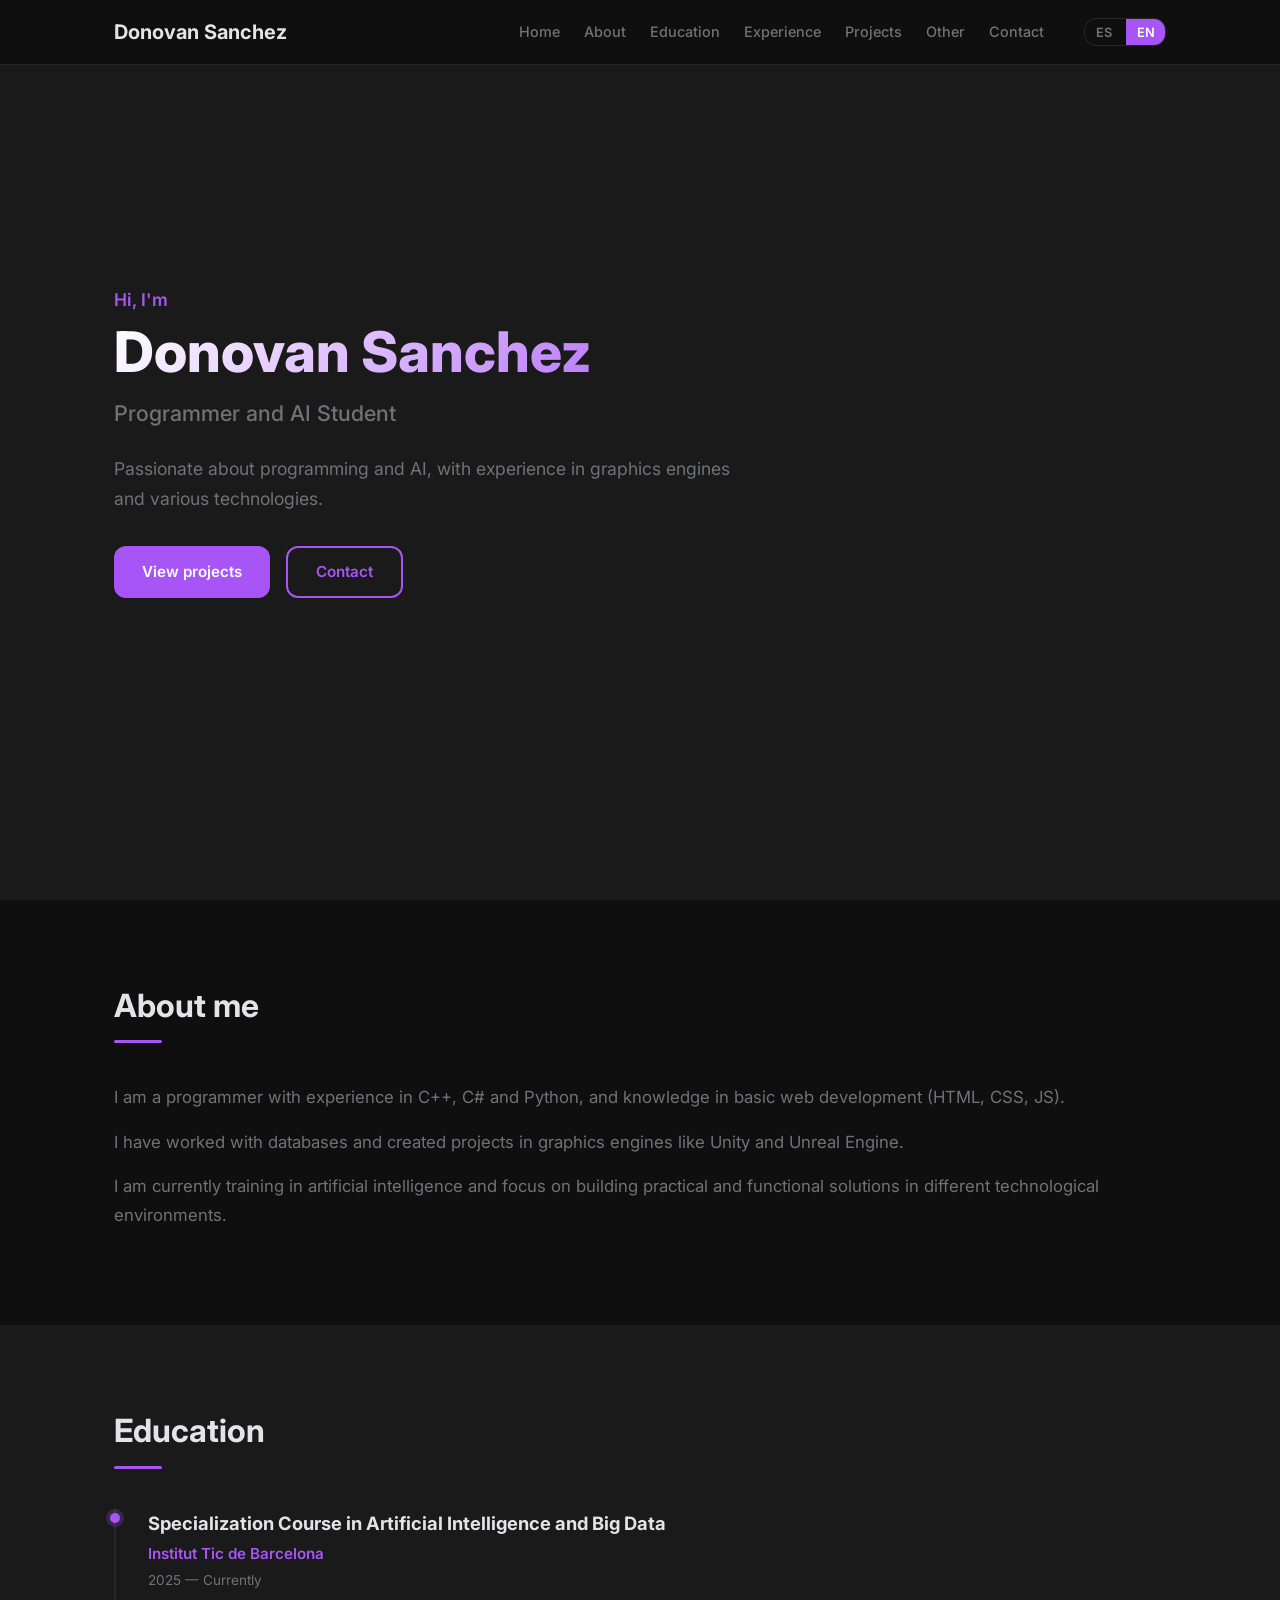
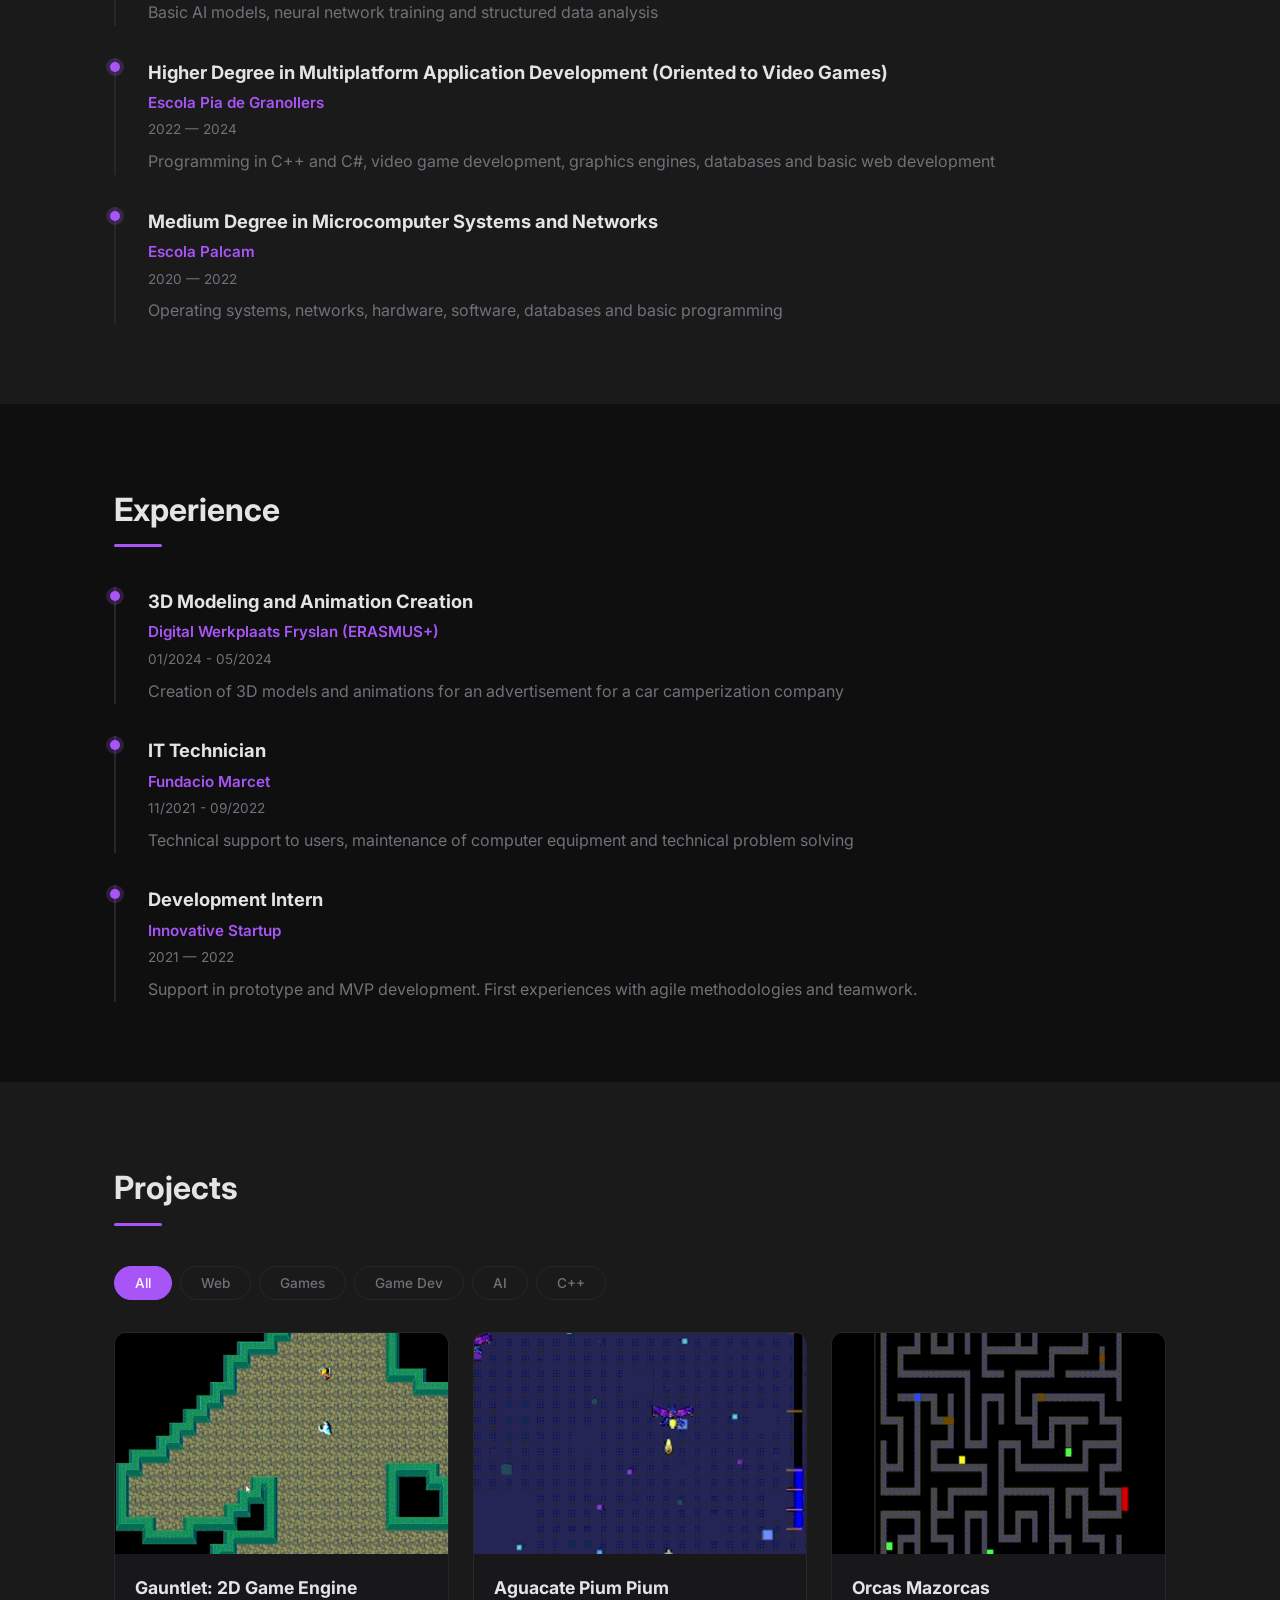
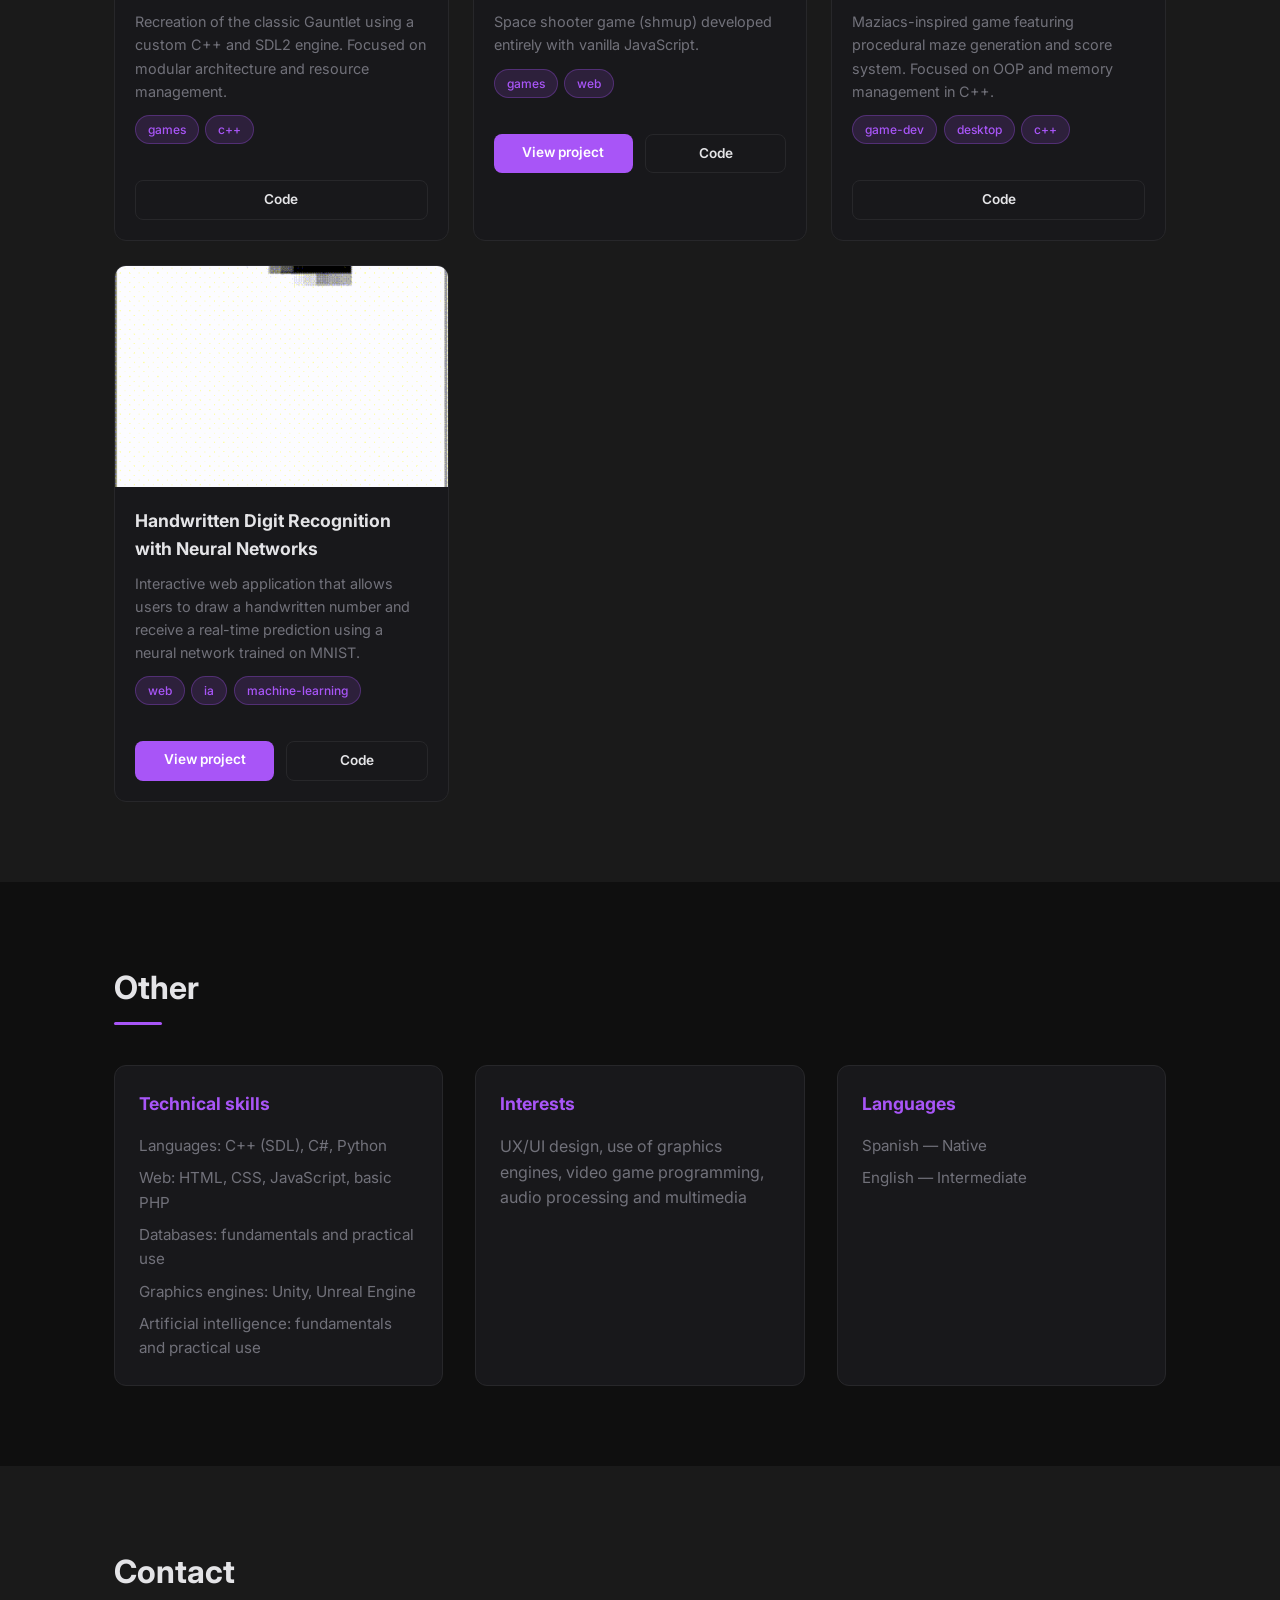
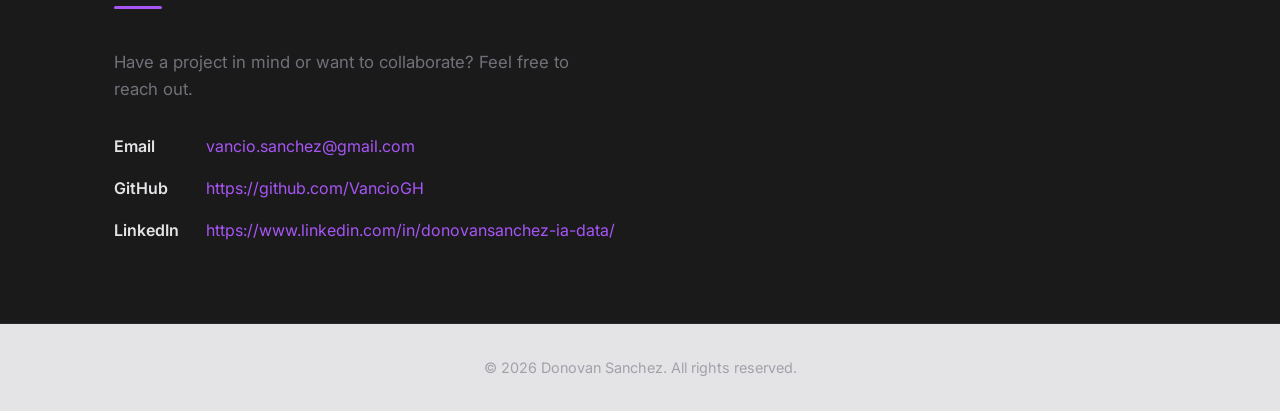
<file: index.html>
<!DOCTYPE html>
<html lang="es">

<head>
  <meta charset="UTF-8">
  <meta name="viewport" content="width=device-width, initial-scale=1.0">
  <title>Portfolio — Donovan Sanchez</title>
  <meta name="description" content="Portfolio personal — Desarrollador Web Full Stack">
  <link rel="preconnect" href="https://fonts.googleapis.com">
  <link rel="preconnect" href="https://fonts.gstatic.com" crossorigin>
  <link href="https://fonts.googleapis.com/css2?family=Inter:wght@400;500;600;700;800&display=swap" rel="stylesheet">
  <link rel="stylesheet" href="css/styles.css">
</head>

<body>

  <!-- Header -->
  <header class="header">
    <div class="container">
      <a href="#inicio" class="logo" data-i18n="hero.name">Donovan Sanchez</a>
      <button class="menu-toggle" aria-label="Menu">
        <span></span>
      </button>
      <nav>
        <ul class="nav-links">
          <li><a href="#inicio" data-i18n="nav.inicio">Inicio</a></li>
          <li><a href="#info" data-i18n="nav.info">Sobre mí</a></li>
          <li><a href="#estudios" data-i18n="nav.estudios">Estudios</a></li>
          <li><a href="#experiencia" data-i18n="nav.experiencia">Experiencia</a></li>
          <li><a href="#proyectos" data-i18n="nav.proyectos">Proyectos</a></li>
          <li><a href="#otros" data-i18n="nav.otros">Otros</a></li>
          <li><a href="#contacto" data-i18n="nav.contacto">Contacto</a></li>
          <li>
            <div class="lang-switch">
              <button class="lang-btn active" data-lang="es">ES</button>
              <button class="lang-btn" data-lang="en">EN</button>
            </div>
          </li>
        </ul>
      </nav>
    </div>
  </header>

  <!-- Hero / Inicio -->
  <section id="inicio" class="hero">
    <div class="container">
      <div class="hero-content">
        <p class="hero-greeting" data-i18n="hero.greeting">Hola, soy</p>
        <h1 class="hero-name" data-i18n="hero.name">Donovan Sanchez</h1>
        <p class="hero-role" data-i18n="hero.role">Programador y Estudiante de IA</p>
        <p class="hero-description" data-i18n="hero.description">Apasionado de la programación y la IA, con experiencia
          en motores gráficos y distintas tecnologías.</p>
        <div class="hero-buttons">
          <a href="#proyectos" class="btn btn-primary" data-i18n="hero.cta">Ver proyectos</a>
          <a href="#contacto" class="btn btn-secondary" data-i18n="hero.contact">Contactar</a>
        </div>
      </div>
    </div>
  </section>

  <!-- Sobre mí -->
  <section id="info">
    <div class="container">
      <h2 class="section-title" data-i18n="info.title">Sobre mí</h2>
      <div class="info-content">
        <p data-i18n="info.p1">Soy programador con experiencia en C++, C# y Python, y conocimientos en desarrollo web
          básico (HTML, CSS, JS).</p>
        <p data-i18n="info.p2">He trabajado con bases de datos y he creado proyectos en motores gráficos como Unity y
          Unreal Engine.</p>
        <p data-i18n="info.p3">Actualmente me estoy formando en inteligencia artificial y me centro en construir
          soluciones prácticas y funcionales en diferentes entornos tecnológicos.</p>
      </div>
    </div>
  </section>

  <!-- Estudios -->
  <section id="estudios">
    <div class="container">
      <h2 class="section-title" data-i18n="estudios.title">Estudios</h2>
      <div class="timeline">
        <div class="timeline-item">
          <h3 class="timeline-title" data-i18n="estudios.degree1">Curso de Especializacion en Inteligencia Artificial y
            Big Data</h3>
          <p class="timeline-subtitle" data-i18n="estudios.school1">Institut Tic de Barcelona</p>
          <p class="timeline-date" data-i18n="estudios.date1">2025 — Actualmente</p>
          <p class="timeline-desc" data-i18n="estudios.desc1">Modelos basicos de IA, entrenamiento de redes neuronales y
            analisis de datos estructurados</p>
        </div>
        <div class="timeline-item">
          <h3 class="timeline-title" data-i18n="estudios.degree2">CFGS en Desarrollo de Aplicaciones Multiplataforma
            (Orientado a Videojuegos)</h3>
          <p class="timeline-subtitle" data-i18n="estudios.school2">Escola Pia de Granollers</p>
          <p class="timeline-date" data-i18n="estudios.date2">2022 — 2024</p>
          <p class="timeline-desc" data-i18n="estudios.desc2">Programacion en C++ y C#, desarrollo de videojuegos,
            motores graficos, bases de datos y desarrollo web basico</p>
        </div>
        <div class="timeline-item">
          <h3 class="timeline-title" data-i18n="estudios.degree3">CFGM en Sistemas Microinformaticos y Redes</h3>
          <p class="timeline-subtitle" data-i18n="estudios.school3">Escola Palcam</p>
          <p class="timeline-date" data-i18n="estudios.date3">2020 — 2022</p>
          <p class="timeline-desc" data-i18n="estudios.desc3">Sistemas operativos, redes, hardware, software, bases de
            datos y programacion basica</p>
        </div>
      </div>
    </div>
  </section>

  <!-- Experiencia -->
  <section id="experiencia">
    <div class="container">
      <h2 class="section-title" data-i18n="experiencia.title">Experiencia</h2>
      <div class="timeline">
        <div class="timeline-item">
          <h3 class="timeline-title" data-i18n="experiencia.role1">Creacion de Modelos y Animacion 3D</h3>
          <p class="timeline-subtitle" data-i18n="experiencia.company1">Digital Werkplaats Fryslan (ERASMUS+)</p>
          <p class="timeline-date" data-i18n="experiencia.date1">01/2024 - 05/2024</p>
          <p class="timeline-desc" data-i18n="experiencia.desc1">Creacion de modelos 3D y animaciones para un anuncio
            para una empresa de camperizacion de coches</p>
        </div>
        <div class="timeline-item">
          <h3 class="timeline-title" data-i18n="experiencia.role2">Tecnico Informatico</h3>
          <p class="timeline-subtitle" data-i18n="experiencia.company2">Fundacio Marcet</p>
          <p class="timeline-date" data-i18n="experiencia.date2">11/2021 - 09/2022</p>
          <p class="timeline-desc" data-i18n="experiencia.desc2">Soporte tecnico a usuarios, mantenimiento de equipos
            informaticos y resolucion de problemas tecnicos</p>
        </div>
        <div class="timeline-item">
          <h3 class="timeline-title" data-i18n="experiencia.role3">Becario de Desarrollo</h3>
          <p class="timeline-subtitle" data-i18n="experiencia.company3">Startup Innovadora</p>
          <p class="timeline-date" data-i18n="experiencia.date3">2021 — 2022</p>
          <p class="timeline-desc" data-i18n="experiencia.desc3">Apoyo en el desarrollo de prototipos y MVPs. Primeras
            experiencias con metodologías ágiles y trabajo en equipo.</p>
        </div>
      </div>
    </div>
  </section>

  <!-- Proyectos -->
  <section id="proyectos">
    <div class="container">
      <h2 class="section-title" data-i18n="proyectos.title">Proyectos</h2>
      <div class="filters">
        <button class="filter-btn active" data-filter="all" data-i18n="proyectos.filter.all">Todos</button>
        <button class="filter-btn" data-filter="web" data-i18n="proyectos.filter.web">Web</button>
        <button class="filter-btn" data-filter="games" data-i18n="proyectos.filter.games">Juegos</button>
        <button class="filter-btn" data-filter="game-dev" data-i18n="proyectos.filter.game-dev">Game Dev</button>
        <button class="filter-btn" data-filter="ia" data-i18n="proyectos.filter.ia">IA</button>
        <button class="filter-btn" data-filter="c++" data-i18n="proyectos.filter.cplusplus">C++</button>
      </div>
      <div id="projects-grid"></div>
    </div>
  </section>

  <!-- Otros -->
  <section id="otros">
    <div class="container">
      <h2 class="section-title" data-i18n="otros.title">Otros</h2>
      <div class="otros-grid">
        <div class="otros-card">
          <h3 data-i18n="otros.skills.title">Habilidades técnicas</h3>
          <ul>
            <li data-i18n="otros.skills.lenguajes">Lenguajes: C++ (SDL), C#, Python</li>
            <li data-i18n="otros.skills.web">Web: HTML, CSS, JavaScript, PHP básico</li>
            <li data-i18n="otros.skills.db">Bases de datos: fundamentos y uso práctico</li>
            <li data-i18n="otros.skills.motores">Motores gráficos: Unity, Unreal Engine</li>
            <li data-i18n="otros.skills.ia">Inteligencia artificial: fundamentos y uso práctico</li>
          </ul>
        </div>
        <div class="otros-card">
          <h3 data-i18n="otros.interests.title">Intereses</h3>
          <p data-i18n="otros.interests.p">Diseño UX/UI, uso de motores graficos, programacion de videojuegos,
            procesamiento de audio y multimedia</p>
        </div>
        <div class="otros-card">
          <h3 data-i18n="otros.languages.title">Idiomas</h3>
          <ul>
            <li data-i18n="otros.languages.es">Español — Nativo</li>
            <li data-i18n="otros.languages.en">Inglés — Intermedio</li>
          </ul>
        </div>
      </div>
    </div>
  </section>

  <!-- Contacto -->
  <section id="contacto">
    <div class="container">
      <h2 class="section-title" data-i18n="contacto.title">Contacto</h2>
      <p class="contact-text" data-i18n="contacto.text">¿Tienes un proyecto en mente o quieres colaborar? No dudes en
        contactarme.</p>
      <div class="contact-links">
        <div class="contact-item">
          <span class="label" data-i18n="contacto.email.label">Email</span>
          <a href="mailto:tu@email.com">vancio.sanchez@gmail.com</a>
        </div>
        <div class="contact-item">
          <span class="label" data-i18n="contacto.github.label">GitHub</span>
          <a href="https://github.com/username" target="_blank"
            rel="noopener noreferrer">https://github.com/VancioGH</a>
        </div>
        <div class="contact-item">
          <span class="label" data-i18n="contacto.linkedin.label">LinkedIn</span>
          <a href="https://linkedin.com/in/username" target="_blank"
            rel="noopener noreferrer">https://www.linkedin.com/in/donovansanchez-ia-data/</a>
        </div>
      </div>
    </div>
  </section>

  <!-- Footer -->
  <footer class="footer">
    <div class="container">
      <p>&copy; 2026 <span data-i18n="hero.name">Tu Nombre</span>. <span data-i18n="footer.rights">Todos los derechos
          reservados.</span></p>
    </div>
  </footer>

  <script src="js/i18n.js"></script>
  <script src="js/projects.js"></script>
  <script src="js/main.js"></script>
</body>

</html>
</file>
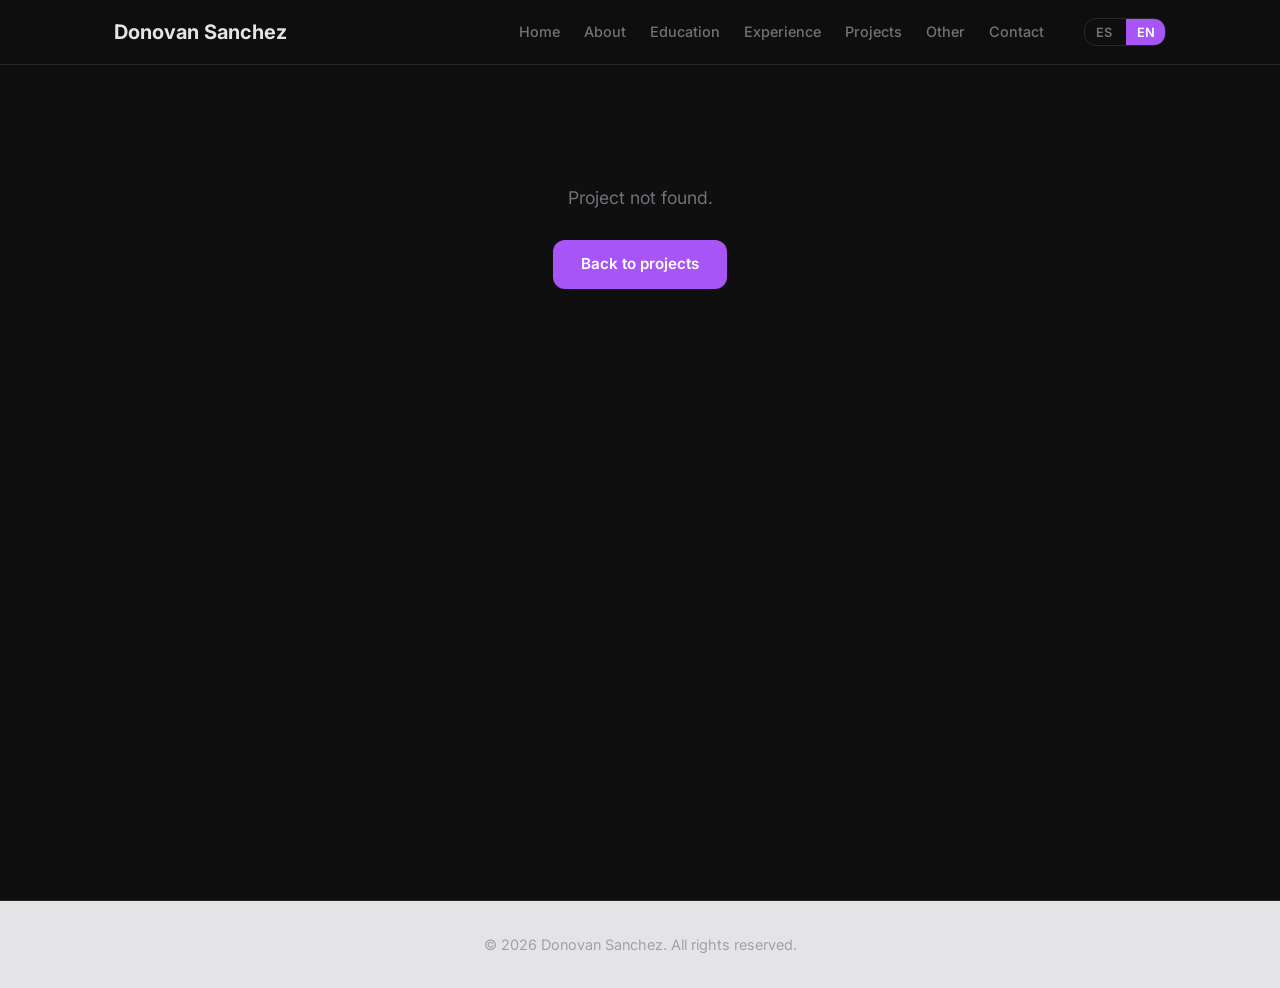
<file: project.html>
<!DOCTYPE html>
<html lang="es">
<head>
  <meta charset="UTF-8">
  <meta name="viewport" content="width=device-width, initial-scale=1.0">
  <title>Proyecto — Portfolio</title>
  <link rel="preconnect" href="https://fonts.googleapis.com">
  <link rel="preconnect" href="https://fonts.gstatic.com" crossorigin>
  <link href="https://fonts.googleapis.com/css2?family=Inter:wght@400;500;600;700;800&display=swap" rel="stylesheet">
  <link rel="stylesheet" href="css/styles.css">
  <style>
    .project-detail {
      min-height: 100vh;
      padding-top: 120px;
      padding-bottom: 5rem;
    }

    .back-link {
      display: inline-flex;
      align-items: center;
      gap: 0.5rem;
      font-weight: 600;
      margin-bottom: 2rem;
      color: var(--color-text-light);
    }

    .back-link:hover {
      color: var(--color-accent);
    }

    .back-link svg {
      width: 20px;
      height: 20px;
    }

    .detail-header {
      margin-bottom: 2.5rem;
    }

    .detail-title {
      font-size: 2.5rem;
      font-weight: 800;
      margin-bottom: 1rem;
      line-height: 1.2;
    }

    .detail-categories {
      display: flex;
      flex-wrap: wrap;
      gap: 0.5rem;
      margin-bottom: 1.5rem;
    }

    .detail-categories .tag {
      font-size: 0.85rem;
      padding: 0.3rem 0.8rem;
    }

    .detail-image {
      width: 450px;
      height: 450px;
      border-radius: var(--radius);
      overflow: hidden;
      background: var(--color-bg-alt);
      border: 1px solid var(--color-border);
      flex-shrink: 0;
    }

    .detail-image img {
      width: 100%;
      height: 100%;
      object-fit: cover;
    }

    .detail-body {
      display: flex;
      gap: 2rem;
      align-items: flex-start;
      margin-bottom: 1.5rem;
    }

    .detail-description h2 {
      font-size: 1.3rem;
      margin-bottom: 1rem;
    }

    .detail-description p {
      color: var(--color-text-light);
      line-height: 1.8;
      font-size: 1.05rem;
    }

    .detail-sidebar {
      margin-top: 2rem;
    }

    .detail-sidebar h3 {
      font-size: 1rem;
      font-weight: 700;
      margin-bottom: 1rem;
      color: var(--color-text);
    }

    .tech-list {
      list-style: none;
      display: flex;
      flex-wrap: wrap;
      gap: 0.5rem;
      margin-bottom: 1.5rem;
    }

    .tech-list li {
      background: var(--color-bg);
      border: 1px solid var(--color-border);
      padding: 0.35rem 0.75rem;
      border-radius: 100px;
      font-size: 0.85rem;
      color: var(--color-text-light);
      font-weight: 500;
    }

    .detail-actions {
      display: flex;
      gap: 0.75rem;
    }

    .detail-actions .btn {
      flex: 1;
      justify-content: center;
      text-align: center;
    }

    @media (max-width: 900px) {
      .detail-body {
        flex-direction: column;
      }

      .detail-image {
        width: 100%;
        height: 300px;
      }
    }

    @media (max-width: 768px) {
      .detail-title {
        font-size: 1.8rem;
      }

      .project-detail {
        padding-top: 96px;
      }
    }

    .loading-msg,
    .error-msg-detail {
      text-align: center;
      color: var(--color-text-light);
      padding: 4rem 0;
      font-size: 1.1rem;
    }


  </style>
</head>
<body>

  <!-- Header -->
  <header class="header">
    <div class="container">
      <a href="index.html" class="logo" data-i18n="hero.name">Tu Nombre</a>
      <button class="menu-toggle" aria-label="Menu">
        <span></span>
      </button>
      <nav>
        <ul class="nav-links">
          <li><a href="index.html#inicio" data-i18n="nav.inicio">Inicio</a></li>
          <li><a href="index.html#info" data-i18n="nav.info">Sobre mí</a></li>
          <li><a href="index.html#estudios" data-i18n="nav.estudios">Estudios</a></li>
          <li><a href="index.html#experiencia" data-i18n="nav.experiencia">Experiencia</a></li>
          <li><a href="index.html#proyectos" data-i18n="nav.proyectos">Proyectos</a></li>
          <li><a href="index.html#otros" data-i18n="nav.otros">Otros</a></li>
          <li><a href="index.html#contacto" data-i18n="nav.contacto">Contacto</a></li>
          <li>
            <div class="lang-switch">
              <button class="lang-btn active" data-lang="es">ES</button>
              <button class="lang-btn" data-lang="en">EN</button>
            </div>
          </li>
        </ul>
      </nav>
    </div>
  </header>

  <!-- Project Detail -->
  <main class="project-detail">
    <div class="container">
      <div id="project-content">
        <p class="loading-msg" data-i18n-loading>Cargando proyecto...</p>
      </div>
    </div>
  </main>

  <!-- Footer -->
  <footer class="footer">
    <div class="container">
      <p>&copy; 2026 <span data-i18n="hero.name">Tu Nombre</span>. <span data-i18n="footer.rights">Todos los derechos reservados.</span></p>
    </div>
  </footer>

  <script src="js/i18n.js"></script>
  <script>
    let projectData = null;

    async function loadProjectDetail() {
      const params = new URLSearchParams(window.location.search);
      const id = params.get("id");
      const container = document.getElementById("project-content");

      if (!id) {
        showError(container);
        return;
      }

      try {
        const response = await fetch("data/projects.json");
        const projects = await response.json();
        projectData = projects.find(p => p.id === id);

        if (!projectData) {
          showError(container);
          return;
        }

        renderDetail(container);
      } catch (error) {
        console.error("Error loading project:", error);
        showError(container);
      }
    }

    function showError(container) {
      const lang = currentLang || "es";
      container.innerHTML = `
        <div class="error-msg-detail">
          <p>${lang === "es" ? "Proyecto no encontrado." : "Project not found."}</p>
          <br>
          <a href="index.html#proyectos" class="btn btn-primary">
            ${lang === "es" ? "Volver a proyectos" : "Back to projects"}
          </a>
        </div>
      `;
    }

    function renderDetail(container) {
      const lang = currentLang || "es";
      const p = projectData;

      document.title = `${p.title[lang]} — Portfolio`;

      const descLabel = lang === "es" ? "Descripción del proyecto" : "Project description";
      const techLabel = lang === "es" ? "Tecnologías" : "Technologies";
      const codeLabel = translations[lang]["proyectos.code"];
      const viewProjectLabel = translations[lang]["proyectos.view"];
      const backLabel = lang === "es" ? "Volver a proyectos" : "Back to projects";

      let actionsHTML = "";
      if (p.github || p.link) {
        actionsHTML = `<div class="detail-actions">`;
        if (p.hasProject && p.link) {
          actionsHTML += `<a href="${p.link}" target="_blank" rel="noopener noreferrer" class="btn btn-secondary">${viewProjectLabel}</a>`;
        }
        if (p.github) {
          actionsHTML += `<a href="${p.github}" target="_blank" rel="noopener noreferrer" class="btn btn-primary">${codeLabel}</a>`;
        }
        actionsHTML += `</div>`;
      }

      container.innerHTML = `
        <a href="index.html#proyectos" class="back-link">
          <svg viewBox="0 0 24 24" fill="none" stroke="currentColor" stroke-width="2" stroke-linecap="round" stroke-linejoin="round">
            <path d="M19 12H5M12 19l-7-7 7-7"/>
          </svg>
          ${backLabel}
        </a>

        <div class="detail-header">
          <h1 class="detail-title">${p.title[lang]}</h1>
          <div class="detail-categories">
            ${p.categories.map(cat => `<span class="tag">${cat}</span>`).join("")}
          </div>
        </div>

        <div class="detail-body">
          <div class="detail-image">
            <img src="${p.image}" alt="${p.title[lang]}">
          </div>

          <div class="detail-description">
            <h2>${descLabel}</h2>
            <p>${p.details ? p.details[lang] : p.description[lang]}</p>

            ${p.technologies ? `
            <aside class="detail-sidebar">
              <h3>${techLabel}</h3>
              <ul class="tech-list">
                ${p.technologies.map(t => `<li>${t}</li>`).join("")}
              </ul>
            </aside>
            ` : ""}

            ${actionsHTML}
          </div>
        </div>
      `;
    }

    // Re-render on language change
    const originalSetLanguage = setLanguage;
    setLanguage = function(lang) {
      originalSetLanguage(lang);
      if (projectData) {
        renderDetail(document.getElementById("project-content"));
      }
    };

    document.addEventListener("DOMContentLoaded", () => {
      initI18n();
      loadProjectDetail();

      // Mobile menu
      const toggle = document.querySelector(".menu-toggle");
      const nav = document.querySelector(".nav-links");
      if (toggle && nav) {
        toggle.addEventListener("click", () => {
          nav.classList.toggle("open");
          toggle.classList.toggle("open");
        });
      }
    });
  </script>
</body>
</html>
</file>
<file: css/styles.css>
/* ========================================
   CSS Variables
   ======================================== */
:root {
  --color-bg: #0f0f0f;
  --color-bg-alt: #1a1a1a;
  --color-text: #e4e4e7;
  --color-text-light: #71717a;
  --color-accent: #a855f7;
  --color-accent-hover: #9333ea;
  --color-border: #27272a;
  --color-card-bg: #18181b;
  --font-family: "Inter", system-ui, -apple-system, BlinkMacSystemFont, "Segoe UI", Roboto, sans-serif;
  --max-width: 1100px;
  --radius: 12px;
  --shadow: 0 4px 24px rgba(0, 0, 0, 0.4);
  --shadow-lg: 0 8px 32px rgba(168, 85, 247, 0.15);
}

/* ========================================
   Reset & Base
   ======================================== */
*, *::before, *::after {
  margin: 0;
  padding: 0;
  box-sizing: border-box;
}

html {
  scroll-behavior: smooth;
}

body {
  font-family: var(--font-family);
  color: var(--color-text);
  background: var(--color-bg);
  line-height: 1.6;
  -webkit-font-smoothing: antialiased;
}

img {
  max-width: 100%;
  height: auto;
  display: block;
}

a {
  color: var(--color-accent);
  text-decoration: none;
  transition: color 0.2s;
}

a:hover {
  color: var(--color-accent-hover);
}

/* ========================================
   Layout
   ======================================== */
.container {
  width: 100%;
  max-width: var(--max-width);
  margin: 0 auto;
  padding: 0 1.5rem;
}

section {
  padding: 5rem 0;
}

section:nth-child(even) {
  background: var(--color-bg-alt);
}

.section-title {
  font-size: 2rem;
  font-weight: 700;
  margin-bottom: 2.5rem;
  position: relative;
  padding-bottom: 0.75rem;
}

.section-title::after {
  content: "";
  position: absolute;
  bottom: 0;
  left: 0;
  width: 48px;
  height: 3px;
  background: var(--color-accent);
  border-radius: 2px;
}

/* ========================================
   Header / Navigation
   ======================================== */
.header {
  position: fixed;
  top: 0;
  left: 0;
  right: 0;
  z-index: 100;
  background: rgba(15, 15, 15, 0.85);
  backdrop-filter: blur(12px);
  border-bottom: 1px solid var(--color-border);
}

.header .container {
  display: flex;
  align-items: center;
  justify-content: space-between;
  height: 64px;
}

.logo {
  font-size: 1.25rem;
  font-weight: 700;
  color: var(--color-text);
}

.logo:hover {
  color: var(--color-accent);
}

.nav-links {
  display: flex;
  align-items: center;
  gap: 1.5rem;
  list-style: none;
}

.nav-links a {
  color: var(--color-text-light);
  font-size: 0.9rem;
  font-weight: 500;
  transition: color 0.2s;
}

.nav-links a:hover {
  color: var(--color-accent);
}

.lang-switch {
  display: flex;
  gap: 0.25rem;
  margin-left: 1rem;
  border: 1px solid var(--color-border);
  border-radius: var(--radius);
  overflow: hidden;
}

.lang-btn {
  background: none;
  border: none;
  padding: 0.35rem 0.65rem;
  font-size: 0.8rem;
  font-weight: 600;
  cursor: pointer;
  color: var(--color-text-light);
  transition: background 0.2s, color 0.2s;
  font-family: var(--font-family);
}

.lang-btn.active {
  background: var(--color-accent);
  color: #fff;
}

.lang-btn:hover:not(.active) {
  background: var(--color-bg-alt);
}

.menu-toggle {
  display: none;
  background: none;
  border: none;
  cursor: pointer;
  width: 32px;
  height: 32px;
  position: relative;
}

.menu-toggle span,
.menu-toggle span::before,
.menu-toggle span::after {
  display: block;
  width: 24px;
  height: 2px;
  background: var(--color-text);
  position: absolute;
  left: 4px;
  transition: transform 0.3s, opacity 0.3s;
}

.menu-toggle span {
  top: 15px;
}

.menu-toggle span::before {
  content: "";
  top: -7px;
}

.menu-toggle span::after {
  content: "";
  top: 7px;
}

.menu-toggle.open span {
  background: transparent;
}

.menu-toggle.open span::before {
  top: 0;
  transform: rotate(45deg);
  background: var(--color-text);
}

.menu-toggle.open span::after {
  top: 0;
  transform: rotate(-45deg);
  background: var(--color-text);
}

/* ========================================
   Hero Section
   ======================================== */
.hero {
  min-height: 100vh;
  display: flex;
  align-items: center;
  padding-top: 64px;
}

.hero-content {
  max-width: 640px;
}

.hero-greeting {
  font-size: 1.1rem;
  color: var(--color-accent);
  font-weight: 600;
  margin-bottom: 0.5rem;
}

.hero-name {
  font-size: 3.5rem;
  font-weight: 800;
  line-height: 1.1;
  margin-bottom: 0.75rem;
  background: linear-gradient(135deg, #fff 0%, #a855f7 100%);
  -webkit-background-clip: text;
  -webkit-text-fill-color: transparent;
  background-clip: text;
}

.hero-role {
  font-size: 1.35rem;
  color: var(--color-text-light);
  font-weight: 500;
  margin-bottom: 1.5rem;
}

.hero-description {
  font-size: 1.1rem;
  color: var(--color-text-light);
  line-height: 1.7;
  margin-bottom: 2rem;
}

.hero-buttons {
  display: flex;
  gap: 1rem;
  flex-wrap: wrap;
}

.btn {
  display: inline-flex;
  align-items: center;
  padding: 0.75rem 1.75rem;
  font-size: 0.95rem;
  font-weight: 600;
  border-radius: var(--radius);
  transition: background 0.2s, transform 0.2s;
  font-family: var(--font-family);
  cursor: pointer;
  border: none;
}

.btn-primary {
  background: var(--color-accent);
  color: #fff;
}

.btn-primary:hover {
  background: var(--color-accent-hover);
  color: #fff;
  transform: translateY(-2px);
  box-shadow: 0 8px 24px rgba(168, 85, 247, 0.35);
}

.btn-secondary {
  background: transparent;
  color: var(--color-accent);
  border: 2px solid var(--color-accent);
  position: relative;
  overflow: hidden;
}

.btn-secondary::before {
  content: "";
  position: absolute;
  inset: 0;
  background: var(--color-accent);
  transform: scaleX(0);
  transform-origin: right;
  transition: transform 0.3s ease;
  z-index: -1;
}

.btn-secondary:hover::before {
  transform: scaleX(1);
  transform-origin: left;
}

.btn-secondary:hover {
  color: #fff;
  transform: translateY(-2px);
}

.btn-secondary:hover {
  background: var(--color-accent);
  color: #fff;
  transform: translateY(-1px);
}

/* ========================================
   Info / About Section
   ======================================== */
.info-content p {
  font-size: 1.05rem;
  color: var(--color-text-light);
  margin-bottom: 1rem;
  line-height: 1.7;
}

/* ========================================
   Timeline (Estudios & Experiencia)
   ======================================== */
.timeline {
  display: flex;
  flex-direction: column;
  gap: 2rem;
}

.timeline-item {
  padding-left: 2rem;
  border-left: 2px solid var(--color-border);
  position: relative;
  transition: border-color 0.3s;
}

.timeline-item:hover {
  border-color: var(--color-accent);
}

.timeline-item::before {
  content: "";
  position: absolute;
  left: -6px;
  top: 4px;
  width: 10px;
  height: 10px;
  border-radius: 50%;
  background: var(--color-accent);
  box-shadow: 0 0 0 4px rgba(168, 85, 247, 0.2);
  transition: box-shadow 0.3s;
}

.timeline-item:hover::before {
  box-shadow: 0 0 0 6px rgba(168, 85, 247, 0.3);
}

.timeline-title {
  font-size: 1.15rem;
  font-weight: 700;
  margin-bottom: 0.25rem;
}

.timeline-subtitle {
  font-size: 0.95rem;
  color: var(--color-accent);
  font-weight: 600;
  margin-bottom: 0.25rem;
}

.timeline-date {
  font-size: 0.85rem;
  color: var(--color-text-light);
  margin-bottom: 0.5rem;
}

.timeline-desc {
  color: var(--color-text-light);
  line-height: 1.6;
}

/* ========================================
   Projects Section
   ======================================== */
.filters {
  display: flex;
  flex-wrap: wrap;
  gap: 0.5rem;
  margin-bottom: 2rem;
}

.filter-btn {
  background: transparent;
  border: 1px solid var(--color-border);
  padding: 0.5rem 1.25rem;
  border-radius: 100px;
  font-size: 0.85rem;
  font-weight: 500;
  cursor: pointer;
  transition: all 0.2s;
  font-family: var(--font-family);
  color: var(--color-text-light);
}

.filter-btn:hover {
  border-color: var(--color-accent);
  color: var(--color-accent);
}

.filter-btn.active {
  background: var(--color-accent);
  color: #fff;
  border-color: var(--color-accent);
}

#projects-grid {
  display: grid;
  grid-template-columns: repeat(auto-fill, minmax(280px, 1fr));
  gap: 1.5rem;
}

.project-card {
  background: var(--color-card-bg);
  border: 1px solid var(--color-border);
  border-radius: var(--radius);
  overflow: hidden;
  transition: box-shadow 0.3s, transform 0.3s, border-color 0.3s;
}

.project-card:hover {
  box-shadow: var(--shadow-lg);
  transform: translateY(-4px);
  border-color: var(--color-accent);
}

.project-image {
  aspect-ratio: 3 / 2;
  overflow: hidden;
  background: var(--color-bg-alt);
}

.project-image img {
  width: 100%;
  height: 100%;
  object-fit: cover;
}

.project-content {
  padding: 1.25rem;
}

.project-content h3 {
  font-size: 1.1rem;
  font-weight: 700;
  margin-bottom: 0.5rem;
}

.project-content p {
  font-size: 0.9rem;
  color: var(--color-text-light);
  line-height: 1.6;
  margin-bottom: 0.75rem;
}

.project-tags {
  display: flex;
  flex-wrap: wrap;
  gap: 0.4rem;
  margin-bottom: 1rem;
}

.tag {
  background: rgba(168, 85, 247, 0.15);
  color: var(--color-accent);
  padding: 0.25rem 0.75rem;
  border-radius: 100px;
  font-size: 0.75rem;
  font-weight: 500;
  border: 1px solid rgba(168, 85, 247, 0.3);
}

.project-actions {
  display: flex;
  gap: 0.75rem;
  padding: 0 1.25rem 1.25rem;
}

.project-actions a {
  flex: 1;
  text-align: center;
  padding: 0.5rem 1rem;
  border-radius: 0.5rem;
  font-size: 0.85rem;
  font-weight: 600;
  text-decoration: none;
  transition: all 0.2s;
}

.btn-project {
  background: var(--color-accent);
  color: #fff;
}

.btn-project:hover {
  background: #9333ea;
  transform: translateY(-2px);
}

.btn-code {
  background: transparent;
  color: var(--color-text);
  border: 1px solid var(--color-border);
}

.btn-code:hover {
  border-color: var(--color-accent);
  color: var(--color-accent);
}

.project-card-link {
  text-decoration: none;
  color: inherit;
  display: block;
}

.project-details-link {
  display: inline-block;
  font-size: 0.85rem;
  font-weight: 600;
  color: var(--color-accent);
  transition: gap 0.2s;
}

.project-card:hover .project-details-link {
  text-decoration: underline;
}

.project-links {
  display: flex;
  gap: 1rem;
}

.project-links a {
  font-size: 0.85rem;
  font-weight: 600;
}

.no-projects,
.error-msg {
  grid-column: 1 / -1;
  text-align: center;
  color: var(--color-text-light);
  padding: 2rem;
}

/* ========================================
   Otros Section
   ======================================== */
.otros-grid {
  display: grid;
  grid-template-columns: repeat(auto-fit, minmax(280px, 1fr));
  gap: 2rem;
}

.otros-card {
  background: var(--color-card-bg);
  border: 1px solid var(--color-border);
  border-radius: var(--radius);
  padding: 1.5rem;
}

.otros-card h3 {
  font-size: 1.1rem;
  font-weight: 700;
  margin-bottom: 1rem;
  color: var(--color-accent);
}

.otros-card ul {
  list-style: none;
  display: flex;
  flex-direction: column;
  gap: 0.5rem;
}

.otros-card li {
  color: var(--color-text-light);
  font-size: 0.95rem;
}

.otros-card p {
  color: var(--color-text-light);
  line-height: 1.6;
}

/* ========================================
   Contact Section
   ======================================== */
.contact-text {
  font-size: 1.05rem;
  color: var(--color-text-light);
  margin-bottom: 2rem;
  max-width: 500px;
}

.contact-links {
  display: flex;
  flex-direction: column;
  gap: 1rem;
}

.contact-item {
  display: flex;
  align-items: center;
  gap: 0.75rem;
  font-size: 1rem;
}

.contact-item .label {
  font-weight: 600;
  min-width: 80px;
}

.contact-item a {
  word-break: break-all;
}

/* ========================================
   Footer
   ======================================== */
.footer {
  background: var(--color-text);
  color: #a1a1aa;
  padding: 2rem 0;
  text-align: center;
  font-size: 0.9rem;
  border-top: 1px solid var(--color-border);
}

.footer a {
  color: var(--color-accent);
  transition: opacity 0.2s;
}

.footer a:hover {
  opacity: 0.8;
}

/* ========================================
   Responsive
   ======================================== */
@media (max-width: 768px) {
  .menu-toggle {
    display: block;
  }

  .nav-links {
    position: fixed;
    top: 64px;
    left: 0;
    right: 0;
    bottom: 0;
    background: rgba(15, 15, 15, 0.98);
    backdrop-filter: blur(12px);
    flex-direction: column;
    align-items: center;
    justify-content: center;
    gap: 2rem;
    transform: translateX(100%);
    transition: transform 0.3s;
  }

  .nav-links.open {
    transform: translateX(0);
  }

  .nav-links a {
    font-size: 1.1rem;
  }

  .lang-switch {
    margin-left: 0;
  }

  .hero-name {
    font-size: 2.5rem;
  }

  .hero-role {
    font-size: 1.15rem;
  }

  section {
    padding: 3.5rem 0;
  }

  .section-title {
    font-size: 1.6rem;
  }

  #projects-grid {
    grid-template-columns: 1fr;
  }

  .otros-grid {
    grid-template-columns: 1fr;
  }
}

@media (max-width: 480px) {
  .hero-name {
    font-size: 2rem;
  }

  .hero-buttons {
    flex-direction: column;
  }

  .btn {
    justify-content: center;
  }
}
</file>
